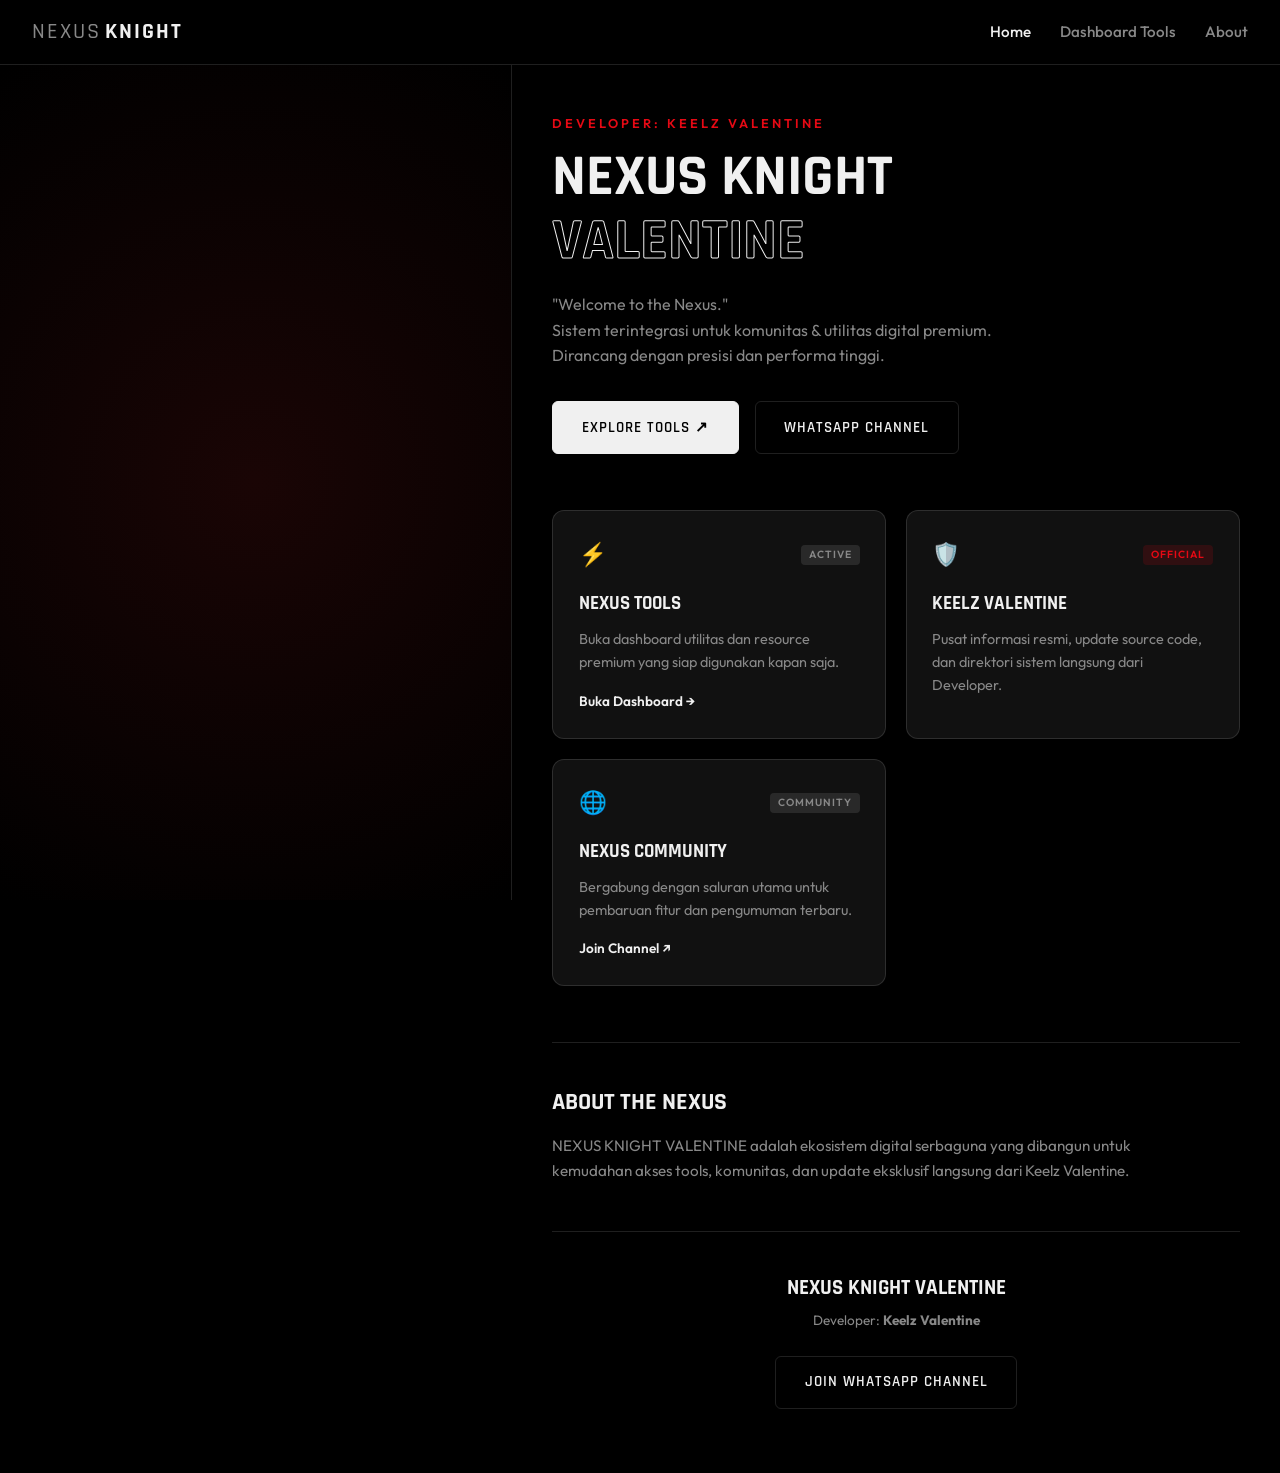
<file: index.html>
<!DOCTYPE html>
<html lang="id">
<head>
    <meta charset="UTF-8">
    <meta name="viewport" content="width=device-width, initial-scale=1.0">
    <title>NEXUS KNIGHT VALENTINE</title>
    <meta name="description" content="Welcome to the Nexus. Premium tools and community by Keelz Valentine.">
    <meta name="author" content="Keelz Valentine">
    <meta name="theme-color" content="#000000">
    
    <!-- Open Graph Metadata -->
    <meta property="og:title" content="NEXUS KNIGHT VALENTINE">
    <meta property="og:description" content="Developed by Keelz Valentine">
    <meta property="og:type" content="website">
    
    <!-- Google Fonts -->
    <link rel="preconnect" href="https://fonts.googleapis.com">
    <link rel="preconnect" href="https://fonts.gstatic.com" crossorigin>
    <link href="https://fonts.googleapis.com/css2?family=Outfit:wght@300;400;500;600&family=Rajdhani:wght@500;600;700&display=swap" rel="stylesheet">
    
    <link rel="stylesheet" href="style.css">
</head>
<body>

    <!-- STICKY HEADER -->
    <header class="glass-header">
        <div class="logo">
            <a href="index.html"><span>NEXUS</span>KNIGHT</a>
        </div>
        <nav class="desktop-nav">
            <a href="index.html" class="nav-link active">Home</a>
            <a href="tools.html" class="nav-link">Dashboard Tools</a>
            <a href="#about" class="nav-link">About</a>
        </nav>
        <button class="hamburger-menu" id="hamburgerBtn" aria-label="Toggle Menu">
            <span></span>
            <span></span>
            <span></span>
        </button>
    </header>

    <!-- MOBILE NAVIGATION OVERLAY -->
    <div class="mobile-nav" id="mobileNav">
        <button class="close-menu" id="closeMenuBtn">&times;</button>
        <a href="index.html" class="mobile-link">Home</a>
        <a href="tools.html" class="mobile-link">Dashboard Tools</a>
        <a href="#about" class="mobile-link" onclick="closeMobileMenu()">About</a>
        <a href="https://whatsapp.com/channel/0029Vb8KFvB5K3zXkMDEiv1M" target="_blank" rel="noopener noreferrer" class="btn btn-primary nav-wa-btn">
            WhatsApp Channel
        </a>
    </div>

    <!-- MAIN LAYOUT WRAPPER -->
    <div class="layout-wrapper">
        
        <!-- BANNER VIDEO (KIRI DI DESKTOP / ATAS DI MOBILE) -->
        <aside class="banner-section">
            <div class="video-container">
                <video 
                    id="mainVideo"
                    autoplay 
                    muted 
                    loop 
                    playsinline 
                    webkit-playsinline 
                    preload="auto" 
                    class="bg-video">
                    <source src="https://files.catbox.moe/j5ra75.mp4" type="video/mp4">
                </video>
            </div>
        </aside>

        <!-- KONTEN UTAMA (KANAN DI DESKTOP / BAWAH DI MOBILE) -->
        <main class="content-section">
            <div class="scroll-container">
                
                <!-- HERO SECTION -->
                <section id="home" class="hero fade-in-up">
                    <div class="brand-subtitle">DEVELOPER: KEELZ VALENTINE</div>
                    <h1 class="hero-title">NEXUS KNIGHT<br><span class="accent-text">VALENTINE</span></h1>
                    <p class="hero-desc">"Welcome to the Nexus."<br>Sistem terintegrasi untuk komunitas & utilitas digital premium. Dirancang dengan presisi dan performa tinggi.</p>
                    
                    <div class="button-group">
                        <a href="tools.html" class="btn btn-primary">
                            EXPLORE TOOLS ↗
                        </a>
                        <a href="https://whatsapp.com/channel/0029Vb8KFvB5K3zXkMDEiv1M" target="_blank" rel="noopener noreferrer" class="btn btn-secondary">
                            WHATSAPP CHANNEL
                        </a>
                    </div>
                </section>

                <!-- FEATURE CARDS -->
                <section class="features fade-in-up">
                    <a href="tools.html" class="card clickable-card">
                        <div class="card-header">
                            <div class="card-icon">⚡</div>
                            <span class="badge">ACTIVE</span>
                        </div>
                        <h3>NEXUS TOOLS</h3>
                        <p>Buka dashboard utilitas dan resource premium yang siap digunakan kapan saja.</p>
                        <span class="card-action">Buka Dashboard →</span>
                    </a>
                    
                    <div class="card">
                        <div class="card-header">
                            <div class="card-icon">🛡️</div>
                            <span class="badge red">OFFICIAL</span>
                        </div>
                        <h3>KEELZ VALENTINE</h3>
                        <p>Pusat informasi resmi, update source code, dan direktori sistem langsung dari Developer.</p>
                    </div>
                    
                    <a href="https://whatsapp.com/channel/0029Vb8KFvB5K3zXkMDEiv1M" target="_blank" rel="noopener noreferrer" class="card clickable-card">
                        <div class="card-header">
                            <div class="card-icon">🌐</div>
                            <span class="badge">COMMUNITY</span>
                        </div>
                        <h3>NEXUS COMMUNITY</h3>
                        <p>Bergabung dengan saluran utama untuk pembaruan fitur dan pengumuman terbaru.</p>
                        <span class="card-action">Join Channel ↗</span>
                    </a>
                </section>

                <!-- ABOUT SECTION -->
                <section id="about" class="about-section fade-in-up">
                    <h2>ABOUT THE NEXUS</h2>
                    <p>NEXUS KNIGHT VALENTINE adalah ekosistem digital serbaguna yang dibangun untuk kemudahan akses tools, komunitas, dan update eksklusif langsung dari Keelz Valentine.</p>
                </section>

                <!-- FOOTER -->
                <footer class="fade-in-up">
                    <div class="footer-content">
                        <h2>NEXUS KNIGHT VALENTINE</h2>
                        <p class="footer-source">Developer: <strong>Keelz Valentine</strong></p>
                        <a href="https://whatsapp.com/channel/0029Vb8KFvB5K3zXkMDEiv1M" target="_blank" rel="noopener noreferrer" class="btn btn-secondary">
                            Join WhatsApp Channel
                        </a>
                    </div>
                </footer>

            </div>
        </main>
    </div>

    <script src="script.js"></script>
</body>
</html>
</file>
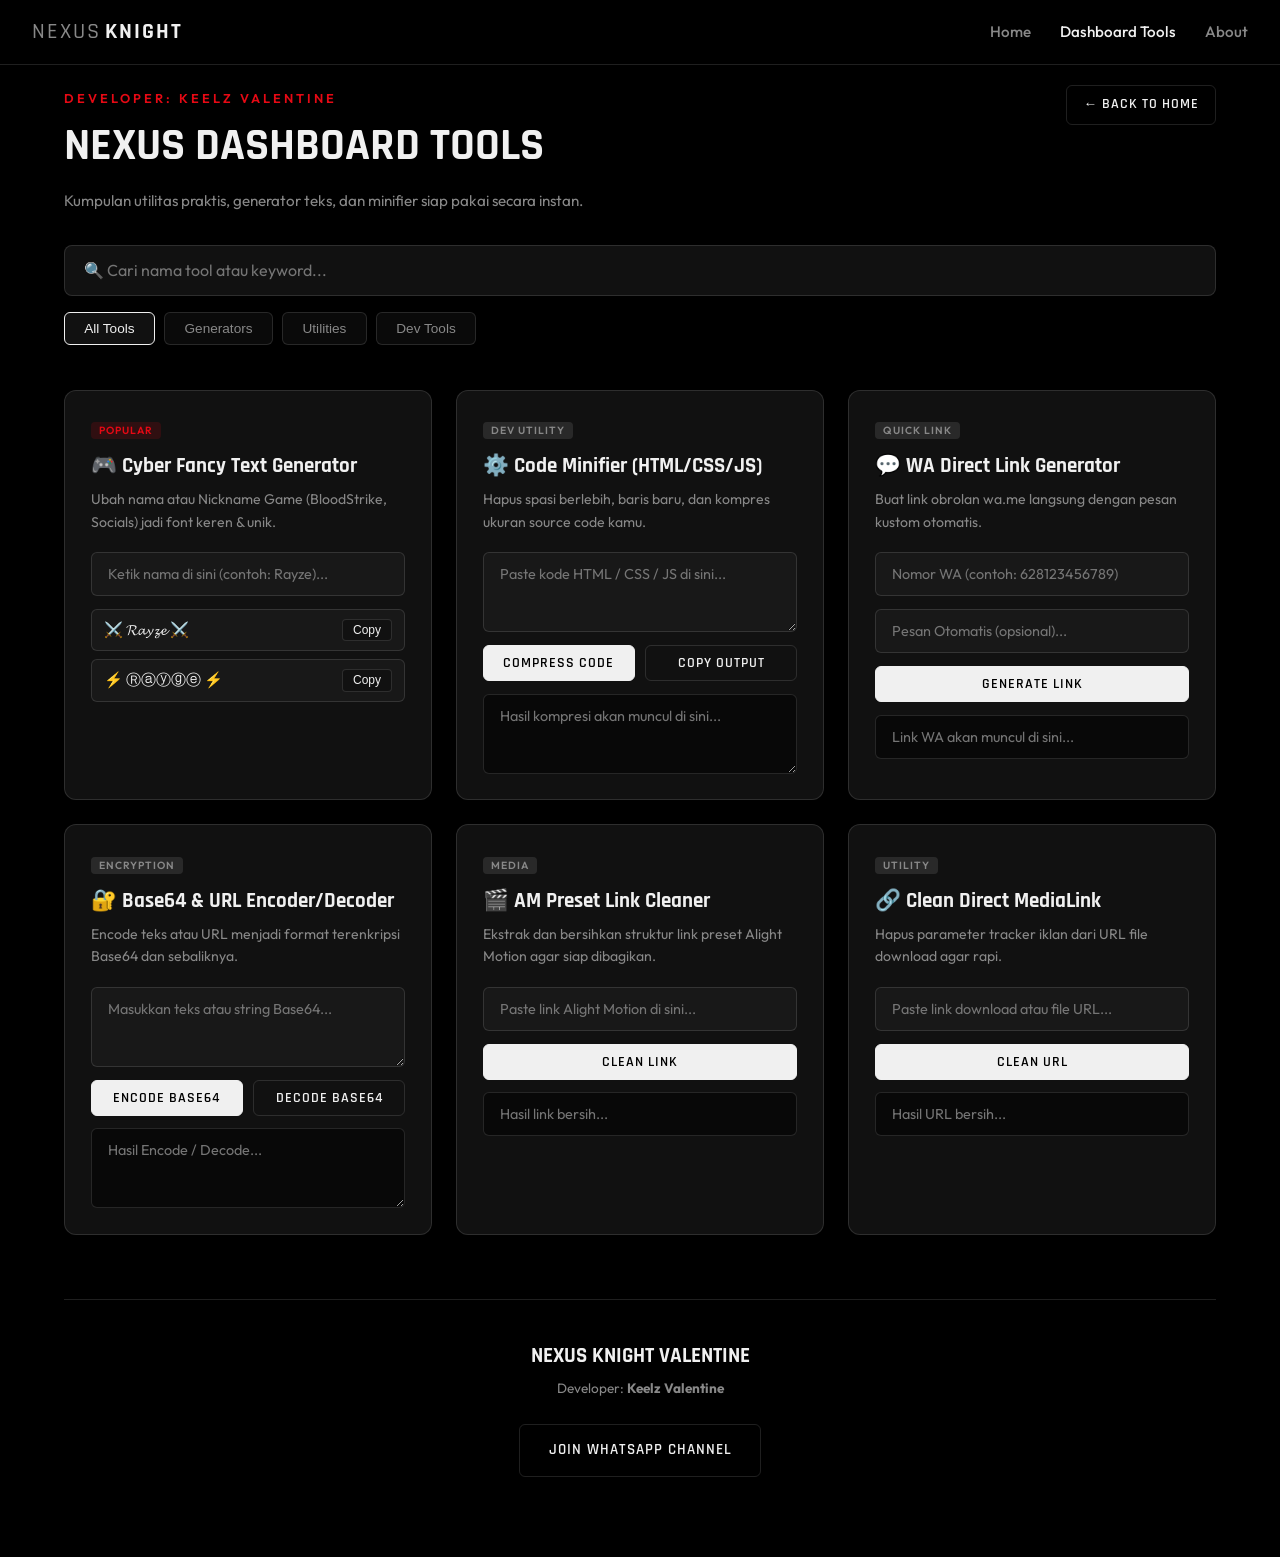
<file: tools.html>
<!DOCTYPE html>
<html lang="id">
<head>
    <meta charset="UTF-8">
    <meta name="viewport" content="width=device-width, initial-scale=1.0">
    <title>Dashboard Tools - NEXUS KNIGHT VALENTINE</title>
    <meta name="description" content="Nexus Tools Dashboard by Keelz Valentine. Utility, Minifier, Text Generator & Media Helpers.">
    <meta name="author" content="Keelz Valentine">
    <meta name="theme-color" content="#000000">

    <link rel="preconnect" href="https://fonts.googleapis.com">
    <link rel="preconnect" href="https://fonts.gstatic.com" crossorigin>
    <link href="https://fonts.googleapis.com/css2?family=Outfit:wght@300;400;500;600&family=Rajdhani:wght@500;600;700&display=swap" rel="stylesheet">

    <link rel="stylesheet" href="style.css">
</head>
<body>

    <!-- STICKY HEADER -->
    <header class="glass-header">
        <div class="logo">
            <a href="index.html"><span>NEXUS</span>KNIGHT</a>
        </div>
        <nav class="desktop-nav">
            <a href="index.html" class="nav-link">Home</a>
            <a href="tools.html" class="nav-link active">Dashboard Tools</a>
            <a href="index.html#about" class="nav-link">About</a>
        </nav>
        <button class="hamburger-menu" id="hamburgerBtn" aria-label="Toggle Menu">
            <span></span>
            <span></span>
            <span></span>
        </button>
    </header>

    <!-- MOBILE NAVIGATION OVERLAY -->
    <div class="mobile-nav" id="mobileNav">
        <button class="close-menu" id="closeMenuBtn">&times;</button>
        <a href="index.html" class="mobile-link">Home</a>
        <a href="tools.html" class="mobile-link">Dashboard Tools</a>
        <a href="https://whatsapp.com/channel/0029Vb8KFvB5K3zXkMDEiv1M" target="_blank" rel="noopener noreferrer" class="btn btn-primary nav-wa-btn">
            WhatsApp Channel
        </a>
    </div>

    <!-- MAIN TOOLS CONTAINER -->
    <main class="tools-page-container">
        <div class="tools-wrapper">
            
            <!-- HEADER TOOLS -->
            <div class="tools-header-bar fade-in-up">
                <div>
                    <span class="brand-subtitle">DEVELOPER: KEELZ VALENTINE</span>
                    <h2>NEXUS DASHBOARD TOOLS</h2>
                    <p class="tools-subtext">Kumpulan utilitas praktis, generator teks, dan minifier siap pakai secara instan.</p>
                </div>
                <a href="index.html" class="btn btn-secondary btn-sm">← Back to Home</a>
            </div>

            <!-- SEARCH & FILTER TABS -->
            <div class="toolbar fade-in-up">
                <input type="text" id="toolSearch" placeholder="🔍 Cari nama tool atau keyword..." class="search-input">
                <div class="filter-tabs">
                    <button class="filter-btn active" data-filter="all">All Tools</button>
                    <button class="filter-btn" data-filter="generator">Generators</button>
                    <button class="filter-btn" data-filter="utility">Utilities</button>
                    <button class="filter-btn" data-filter="developer">Dev Tools</button>
                </div>
            </div>

            <!-- TOOLS FUNCTIONAL INTERFACES -->
            <div class="tools-grid" id="toolsGrid">

                <!-- TOOL 1: FANCY TEXT GENERATOR -->
                <div class="tool-card-interactive fade-in-up" data-category="generator" data-name="fancy text generator cyber font name game">
                    <div class="tool-card-top">
                        <span class="badge red">POPULAR</span>
                        <h3>🎮 Cyber Fancy Text Generator</h3>
                        <p>Ubah nama atau Nickname Game (BloodStrike, Socials) jadi font keren & unik.</p>
                    </div>
                    <div class="tool-body">
                        <input type="text" id="fancyInput" placeholder="Ketik nama di sini (contoh: Rayze)..." class="tool-input">
                        <div id="fancyResults" class="fancy-results-list">
                            <div class="fancy-item"><span class="fancy-text">⚔️ 𝓡𝓪𝔂𝔃𝓮 ⚔️</span><button class="btn-copy" onclick="copyText('⚔️ 𝓡𝓪𝔂𝔃𝓮 ⚔️')">Copy</button></div>
                            <div class="fancy-item"><span class="fancy-text">⚡ Ⓡⓐⓨⓖⓔ ⚡</span><button class="btn-copy" onclick="copyText('⚡ Ⓡⓐⓨⓖⓔ ⚡')">Copy</button></div>
                        </div>
                    </div>
                </div>

                <!-- TOOL 2: CODE MINIFIER & FORMATTER -->
                <div class="tool-card-interactive fade-in-up" data-category="developer" data-name="code minifier html css javascript string clean">
                    <div class="tool-card-top">
                        <span class="badge">DEV UTILITY</span>
                        <h3>⚙️ Code Minifier (HTML/CSS/JS)</h3>
                        <p>Hapus spasi berlebih, baris baru, dan kompres ukuran source code kamu.</p>
                    </div>
                    <div class="tool-body">
                        <textarea id="minifierInput" placeholder="Paste kode HTML / CSS / JS di sini..." class="tool-textarea"></textarea>
                        <div class="tool-actions">
                            <button id="btnMinify" class="btn btn-primary btn-sm">Compress Code</button>
                            <button id="btnCopyMinified" class="btn btn-secondary btn-sm">Copy Output</button>
                        </div>
                        <textarea id="minifierOutput" placeholder="Hasil kompresi akan muncul di sini..." class="tool-textarea readonly" readonly></textarea>
                    </div>
                </div>

                <!-- TOOL 3: WHATSAPP DIRECT LINK GENERATOR -->
                <div class="tool-card-interactive fade-in-up" data-category="utility" data-name="whatsapp direct link generator wa link builder">
                    <div class="tool-card-top">
                        <span class="badge">QUICK LINK</span>
                        <h3>💬 WA Direct Link Generator</h3>
                        <p>Buat link obrolan wa.me langsung dengan pesan kustom otomatis.</p>
                    </div>
                    <div class="tool-body">
                        <input type="text" id="waPhone" placeholder="Nomor WA (contoh: 628123456789)" class="tool-input">
                        <input type="text" id="waText" placeholder="Pesan Otomatis (opsional)..." class="tool-input">
                        <button id="btnGenWA" class="btn btn-primary btn-sm" style="width: 100%;">Generate Link</button>
                        <input type="text" id="waResult" placeholder="Link WA akan muncul di sini..." class="tool-input readonly" readonly>
                        <button id="btnCopyWA" class="btn btn-secondary btn-sm" style="width: 100%; display: none;">Copy Link</button>
                    </div>
                </div>

                <!-- TOOL 4: BASE64 & URL ENCODER/DECODER -->
                <div class="tool-card-interactive fade-in-up" data-category="developer" data-name="base64 url encoder decoder security crypto">
                    <div class="tool-card-top">
                        <span class="badge">ENCRYPTION</span>
                        <h3>🔐 Base64 & URL Encoder/Decoder</h3>
                        <p>Encode teks atau URL menjadi format terenkripsi Base64 dan sebaliknya.</p>
                    </div>
                    <div class="tool-body">
                        <textarea id="cryptoInput" placeholder="Masukkan teks atau string Base64..." class="tool-textarea"></textarea>
                        <div class="tool-actions">
                            <button id="btnB64Encode" class="btn btn-primary btn-sm">Encode Base64</button>
                            <button id="btnB64Decode" class="btn btn-secondary btn-sm">Decode Base64</button>
                        </div>
                        <textarea id="cryptoOutput" placeholder="Hasil Encode / Decode..." class="tool-textarea readonly" readonly></textarea>
                    </div>
                </div>

                <!-- TOOL 5: ALIGHT MOTION PRESET HELPER -->
                <div class="tool-card-interactive fade-in-up" data-category="utility" data-name="alight motion preset helper am link extractor">
                    <div class="tool-card-top">
                        <span class="badge">MEDIA</span>
                        <h3>🎬 AM Preset Link Cleaner</h3>
                        <p>Ekstrak dan bersihkan struktur link preset Alight Motion agar siap dibagikan.</p>
                    </div>
                    <div class="tool-body">
                        <input type="text" id="amLinkInput" placeholder="Paste link Alight Motion di sini..." class="tool-input">
                        <button id="btnAMClean" class="btn btn-primary btn-sm" style="width: 100%;">Clean Link</button>
                        <input type="text" id="amLinkResult" placeholder="Hasil link bersih..." class="tool-input readonly" readonly>
                    </div>
                </div>

                <!-- TOOL 6: DIRECT MEDIALINK BYPASS CLEANER -->
                <div class="tool-card-interactive fade-in-up" data-category="utility" data-name="mediafire direct link bypass url parameter stripper">
                    <div class="tool-card-top">
                        <span class="badge">UTILITY</span>
                        <h3>🔗 Clean Direct MediaLink</h3>
                        <p>Hapus parameter tracker iklan dari URL file download agar rapi.</p>
                    </div>
                    <div class="tool-body">
                        <input type="text" id="mediaUrlInput" placeholder="Paste link download atau file URL..." class="tool-input">
                        <button id="btnMediaClean" class="btn btn-primary btn-sm" style="width: 100%;">Clean URL</button>
                        <input type="text" id="mediaUrlResult" placeholder="Hasil URL bersih..." class="tool-input readonly" readonly>
                    </div>
                </div>

            </div>

            <!-- FOOTER -->
            <footer class="fade-in-up" style="margin-top: 4rem;">
                <div class="footer-content">
                    <h2>NEXUS KNIGHT VALENTINE</h2>
                    <p class="footer-source">Developer: <strong>Keelz Valentine</strong></p>
                    <a href="https://whatsapp.com/channel/0029Vb8KFvB5K3zXkMDEiv1M" target="_blank" rel="noopener noreferrer" class="btn btn-secondary">
                        Join WhatsApp Channel
                    </a>
                </div>
            </footer>

        </div>
    </main>

    <!-- NOTIFICATION TOAST -->
    <div id="toast" class="toast">Berhasil disalin ke clipboard!</div>

    <script src="script.js"></script>
</body>
</html>
</file>
<file: style.css>
:root {
    --bg-color: #000000;
    --surface-color: #0a0a0a;
    --surface-card: #111111;
    --surface-input: #181818;
    --text-main: #f0f0f0;
    --text-muted: #888888;
    --accent-red: #e50914;
    --accent-red-glow: rgba(229, 9, 20, 0.25);
    --border-color: rgba(255, 255, 255, 0.12);
    --glass-bg: rgba(0, 0, 0, 0.9);
    
    --font-heading: 'Rajdhani', sans-serif;
    --font-body: 'Outfit', sans-serif;
    
    --transition-smooth: all 0.25s cubic-bezier(0.25, 0.8, 0.25, 1);
}

* {
    margin: 0;
    padding: 0;
    box-sizing: border-box;
}

html {
    scroll-behavior: smooth;
    background-color: #000000;
}

body {
    background-color: var(--bg-color);
    color: var(--text-main);
    font-family: var(--font-body);
    line-height: 1.6;
    overflow-x: hidden;
    -webkit-font-smoothing: antialiased;
}

a { text-decoration: none; color: inherit; }

/* STICKY GLASS HEADER */
.glass-header {
    position: fixed;
    top: 0; left: 0; right: 0;
    height: 65px;
    display: flex;
    justify-content: space-between;
    align-items: center;
    padding: 0 2rem;
    background: var(--glass-bg);
    backdrop-filter: blur(12px);
    -webkit-backdrop-filter: blur(12px);
    border-bottom: 1px solid var(--border-color);
    z-index: 1000;
}

.logo {
    font-family: var(--font-heading);
    font-size: 1.4rem;
    font-weight: 700;
    letter-spacing: 2px;
}

.logo span {
    color: var(--text-muted);
    font-weight: 500;
    margin-right: 4px;
}

.desktop-nav {
    display: flex;
    align-items: center;
    gap: 1.8rem;
}

.nav-link {
    color: var(--text-muted);
    font-size: 0.95rem;
    font-weight: 500;
    transition: var(--transition-smooth);
}

.nav-link:hover, .nav-link.active {
    color: var(--text-main);
}

.hamburger-menu {
    display: none;
    background: none;
    border: none;
    cursor: pointer;
    flex-direction: column;
    gap: 5px;
    padding: 5px;
}

.hamburger-menu span {
    width: 22px;
    height: 2px;
    background-color: var(--text-main);
    display: block;
}

/* MOBILE NAVIGATION OVERLAY */
.mobile-nav {
    position: fixed;
    top: 0; left: 0; right: 0; bottom: 0;
    background-color: rgba(0, 0, 0, 0.98);
    backdrop-filter: blur(20px);
    display: flex;
    flex-direction: column;
    justify-content: center;
    align-items: center;
    gap: 2rem;
    opacity: 0;
    pointer-events: none;
    transition: var(--transition-smooth);
    z-index: 2000;
}

.mobile-nav.active {
    opacity: 1;
    pointer-events: all;
}

.close-menu {
    position: absolute;
    top: 20px;
    right: 25px;
    background: none;
    border: none;
    color: var(--text-main);
    font-size: 2.5rem;
    cursor: pointer;
}

.mobile-link {
    font-family: var(--font-heading);
    font-size: 1.8rem;
    letter-spacing: 2px;
    color: var(--text-main);
}

/* INDEX LAYOUT STRUCTURE */
.layout-wrapper {
    display: flex;
    min-height: 100vh;
    padding-top: 65px;
}

.banner-section {
    width: 40%;
    height: calc(100vh - 65px);
    position: sticky;
    top: 65px;
    background-color: #000000;
    border-right: 1px solid var(--border-color);
    overflow: hidden;
}

.video-container {
    width: 100%;
    height: 100%;
    position: relative;
    background: radial-gradient(circle at center, #1a0505 0%, #000000 100%);
}

.bg-video {
    width: 100%;
    height: 100%;
    object-fit: cover;
    display: block;
}

.content-section {
    width: 60%;
    background-color: var(--bg-color);
}

.scroll-container {
    padding: 3rem 2.5rem;
}

/* HERO */
.hero {
    margin-bottom: 3.5rem;
}

.brand-subtitle {
    font-size: 0.8rem;
    letter-spacing: 3px;
    color: var(--accent-red);
    margin-bottom: 0.8rem;
    font-weight: 600;
    text-transform: uppercase;
}

.hero-title {
    font-family: var(--font-heading);
    font-size: clamp(2.5rem, 4.5vw, 4.8rem);
    line-height: 1.1;
    font-weight: 700;
    margin-bottom: 1.2rem;
}

.accent-text {
    color: transparent;
    -webkit-text-stroke: 1px var(--text-main);
}

.hero-desc {
    color: var(--text-muted);
    max-width: 480px;
    font-size: 1rem;
    margin-bottom: 2rem;
}

.button-group {
    display: flex;
    gap: 1rem;
    flex-wrap: wrap;
}

/* BUTTONS */
.btn {
    padding: 0.85rem 1.8rem;
    border-radius: 6px;
    font-family: var(--font-heading);
    font-size: 0.95rem;
    font-weight: 600;
    letter-spacing: 1px;
    cursor: pointer;
    transition: var(--transition-smooth);
    display: inline-flex;
    align-items: center;
    justify-content: center;
    border: none;
    text-transform: uppercase;
}

.btn-primary {
    background-color: var(--text-main);
    color: var(--bg-color);
    border: 1px solid var(--text-main);
}

.btn-primary:hover {
    background-color: transparent;
    color: var(--text-main);
    box-shadow: 0 0 18px rgba(255,255,255,0.15);
}

.btn-secondary {
    background-color: transparent;
    color: var(--text-main);
    border: 1px solid var(--border-color);
}

.btn-secondary:hover {
    border-color: var(--accent-red);
    box-shadow: 0 0 15px var(--accent-red-glow);
}

.btn-sm {
    padding: 0.5rem 1rem;
    font-size: 0.85rem;
}

/* CARDS */
.features {
    display: grid;
    grid-template-columns: repeat(auto-fit, minmax(240px, 1fr));
    gap: 1.2rem;
    margin-bottom: 3.5rem;
}

.card {
    background-color: var(--surface-card);
    border: 1px solid var(--border-color);
    border-radius: 12px;
    padding: 1.6rem;
    transition: var(--transition-smooth);
    display: flex;
    flex-direction: column;
}

.clickable-card {
    cursor: pointer;
}

.card:hover {
    transform: translateY(-4px);
    border-color: rgba(255,255,255,0.3);
}

.card-header {
    display: flex;
    justify-content: space-between;
    align-items: center;
    margin-bottom: 1rem;
}

.card-icon {
    font-size: 1.4rem;
}

.badge {
    font-size: 0.65rem;
    padding: 2px 8px;
    border-radius: 4px;
    background: rgba(255,255,255,0.1);
    color: var(--text-muted);
    font-weight: 600;
    letter-spacing: 1px;
}

.badge.red {
    background: rgba(229, 9, 20, 0.15);
    color: var(--accent-red);
}

.card h3 {
    font-family: var(--font-heading);
    font-size: 1.2rem;
    margin-bottom: 0.5rem;
}

.card p {
    color: var(--text-muted);
    font-size: 0.9rem;
    margin-bottom: 1rem;
    flex-grow: 1;
}

.card-action {
    font-size: 0.85rem;
    font-weight: 600;
    color: var(--text-main);
}

/* ABOUT SECTION */
.about-section {
    border-top: 1px solid var(--border-color);
    padding-top: 2.5rem;
    margin-bottom: 3rem;
}

.about-section h2 {
    font-family: var(--font-heading);
    font-size: 1.5rem;
    margin-bottom: 0.8rem;
}

.about-section p {
    color: var(--text-muted);
    font-size: 0.95rem;
    max-width: 600px;
}

/* TOOLS PAGE STYLES */
.tools-page-container {
    padding-top: 85px;
    padding-bottom: 4rem;
    min-height: 100vh;
}

.tools-wrapper {
    max-width: 1200px;
    margin: 0 auto;
    padding: 0 1.5rem;
}

.tools-header-bar {
    display: flex;
    justify-content: space-between;
    align-items: flex-start;
    margin-bottom: 2rem;
    gap: 1rem;
    flex-wrap: wrap;
}

.tools-header-bar h2 {
    font-family: var(--font-heading);
    font-size: clamp(2rem, 3.5vw, 2.8rem);
}

.tools-subtext {
    color: var(--text-muted);
    font-size: 0.95rem;
    margin-top: 0.4rem;
}

.toolbar {
    display: flex;
    flex-direction: column;
    gap: 1rem;
    margin-bottom: 2.5rem;
}

.search-input {
    width: 100%;
    padding: 0.9rem 1.2rem;
    background: var(--surface-card);
    border: 1px solid var(--border-color);
    border-radius: 8px;
    color: var(--text-main);
    font-family: var(--font-body);
    font-size: 1rem;
    outline: none;
    transition: var(--transition-smooth);
}

.search-input:focus {
    border-color: var(--text-main);
    box-shadow: 0 0 10px rgba(255,255,255,0.1);
}

.filter-tabs {
    display: flex;
    gap: 0.6rem;
    overflow-x: auto;
    padding-bottom: 5px;
}

.filter-btn {
    padding: 0.5rem 1.2rem;
    background: var(--surface-color);
    border: 1px solid var(--border-color);
    color: var(--text-muted);
    border-radius: 6px;
    font-size: 0.85rem;
    cursor: pointer;
    white-space: nowrap;
    transition: var(--transition-smooth);
}

.filter-btn.active, .filter-btn:hover {
    color: var(--text-main);
    border-color: var(--text-main);
    background: var(--surface-card);
}

.tools-grid {
    display: grid;
    grid-template-columns: repeat(auto-fill, minmax(320px, 1fr));
    gap: 1.5rem;
}

.tool-card-interactive {
    background: var(--surface-card);
    border: 1px solid var(--border-color);
    border-radius: 12px;
    padding: 1.6rem;
    display: flex;
    flex-direction: column;
    gap: 1.2rem;
    transition: var(--transition-smooth);
}

.tool-card-interactive:hover {
    border-color: rgba(255,255,255,0.25);
}

.tool-card-top h3 {
    font-family: var(--font-heading);
    font-size: 1.3rem;
    margin-top: 0.5rem;
    margin-bottom: 0.3rem;
}

.tool-card-top p {
    color: var(--text-muted);
    font-size: 0.88rem;
}

.tool-body {
    display: flex;
    flex-direction: column;
    gap: 0.8rem;
}

.tool-input, .tool-textarea {
    width: 100%;
    padding: 0.75rem 1rem;
    background: var(--surface-input);
    border: 1px solid var(--border-color);
    border-radius: 6px;
    color: var(--text-main);
    font-family: var(--font-body);
    font-size: 0.9rem;
    outline: none;
}

.tool-textarea {
    resize: vertical;
    min-height: 80px;
}

.tool-textarea.readonly, .tool-input.readonly {
    background: #080808;
    color: #88ff88;
}

.tool-actions {
    display: flex;
    gap: 0.6rem;
}

.tool-actions .btn {
    flex: 1;
}

/* FANCY TEXT RESULTS */
.fancy-results-list {
    display: flex;
    flex-direction: column;
    gap: 0.5rem;
    max-height: 160px;
    overflow-y: auto;
}

.fancy-item {
    display: flex;
    justify-content: space-between;
    align-items: center;
    background: var(--surface-input);
    padding: 0.5rem 0.8rem;
    border-radius: 6px;
    border: 1px solid var(--border-color);
}

.fancy-text {
    font-size: 0.95rem;
    word-break: break-all;
}

.btn-copy {
    background: var(--surface-card);
    border: 1px solid var(--border-color);
    color: var(--text-main);
    padding: 0.2rem 0.6rem;
    border-radius: 4px;
    font-size: 0.75rem;
    cursor: pointer;
}

.btn-copy:hover {
    border-color: var(--text-main);
}

/* FOOTER */
footer {
    border-top: 1px solid var(--border-color);
    padding-top: 2.5rem;
    padding-bottom: 1rem;
    text-align: center;
}

.footer-content h2 {
    font-family: var(--font-heading);
    font-size: 1.3rem;
    margin-bottom: 0.3rem;
}

.footer-source {
    color: var(--text-muted);
    font-size: 0.85rem;
    margin-bottom: 1.5rem;
}

/* TOAST NOTIFICATION */
.toast {
    position: fixed;
    bottom: 20px;
    right: 20px;
    background: var(--text-main);
    color: var(--bg-color);
    padding: 0.8rem 1.5rem;
    border-radius: 8px;
    font-family: var(--font-heading);
    font-weight: 600;
    font-size: 0.9rem;
    box-shadow: 0 10px 25px rgba(0,0,0,0.5);
    opacity: 0;
    transform: translateY(20px);
    transition: var(--transition-smooth);
    pointer-events: none;
    z-index: 3000;
}

.toast.show {
    opacity: 1;
    transform: translateY(0);
}

/* FADE ANIMATION */
.fade-in-up {
    opacity: 0;
    transform: translateY(15px);
    transition: opacity 0.5s ease-out, transform 0.5s ease-out;
}

.fade-in-up.visible {
    opacity: 1;
    transform: translateY(0);
}

/* RESPONSIVE PERBAIKAN MOBILE */
@media (max-width: 992px) {
    .layout-wrapper {
        flex-direction: column;
        padding-top: 65px;
    }
    
    .banner-section {
        width: 100%;
        height: auto;
        max-height: 200px;
        aspect-ratio: 16 / 9;
        position: relative;
        top: 0;
        border-right: none;
        border-bottom: 1px solid var(--border-color);
    }
    
    .content-section {
        width: 100%;
    }
    
    .desktop-nav {
        display: none;
    }
    
    .hamburger-menu {
        display: flex;
    }
    
    .glass-header {
        padding: 0 1.2rem;
    }
    
    .scroll-container {
        padding: 2rem 1.2rem;
    }

    .tools-grid {
        grid-template-columns: 1fr;
    }
}

@media (max-width: 480px) {
    .hero-title {
        font-size: 2.4rem;
    }
    
    .btn {
        width: 100%;
    }
}
</file>
